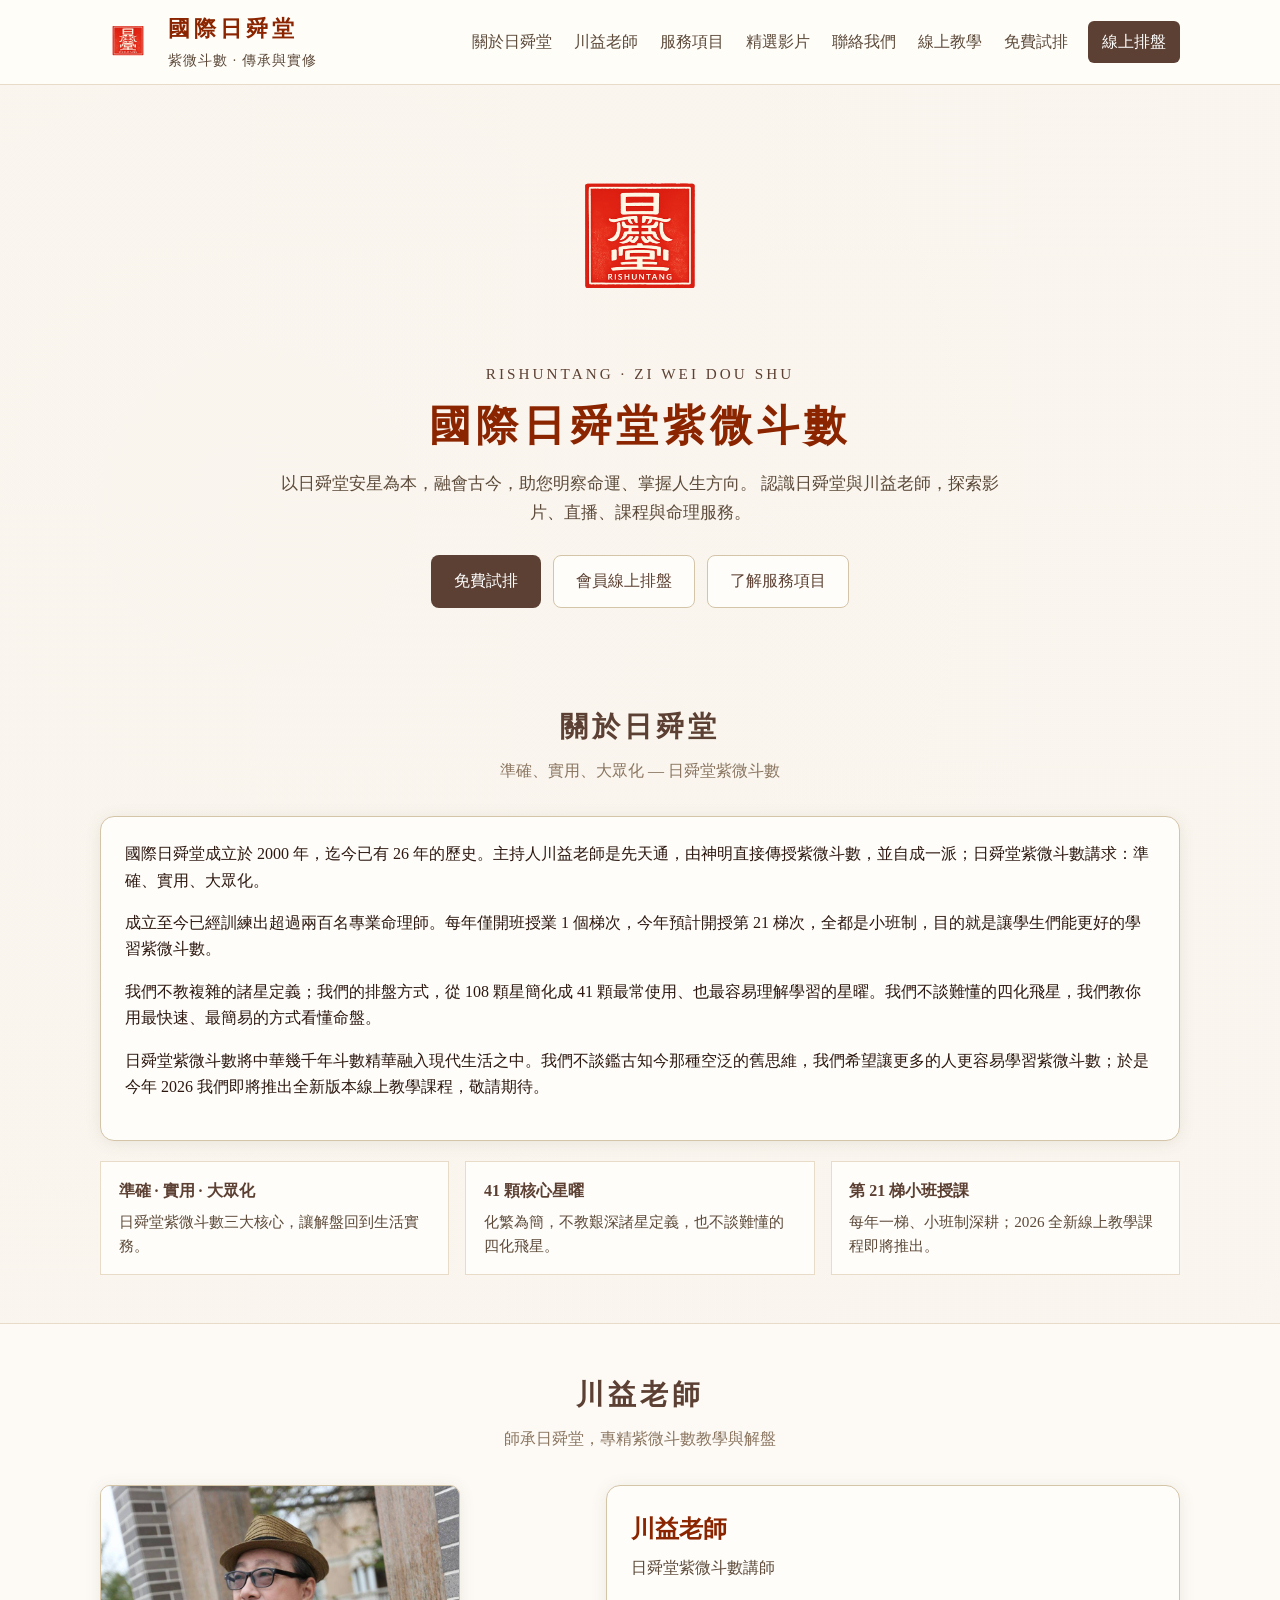
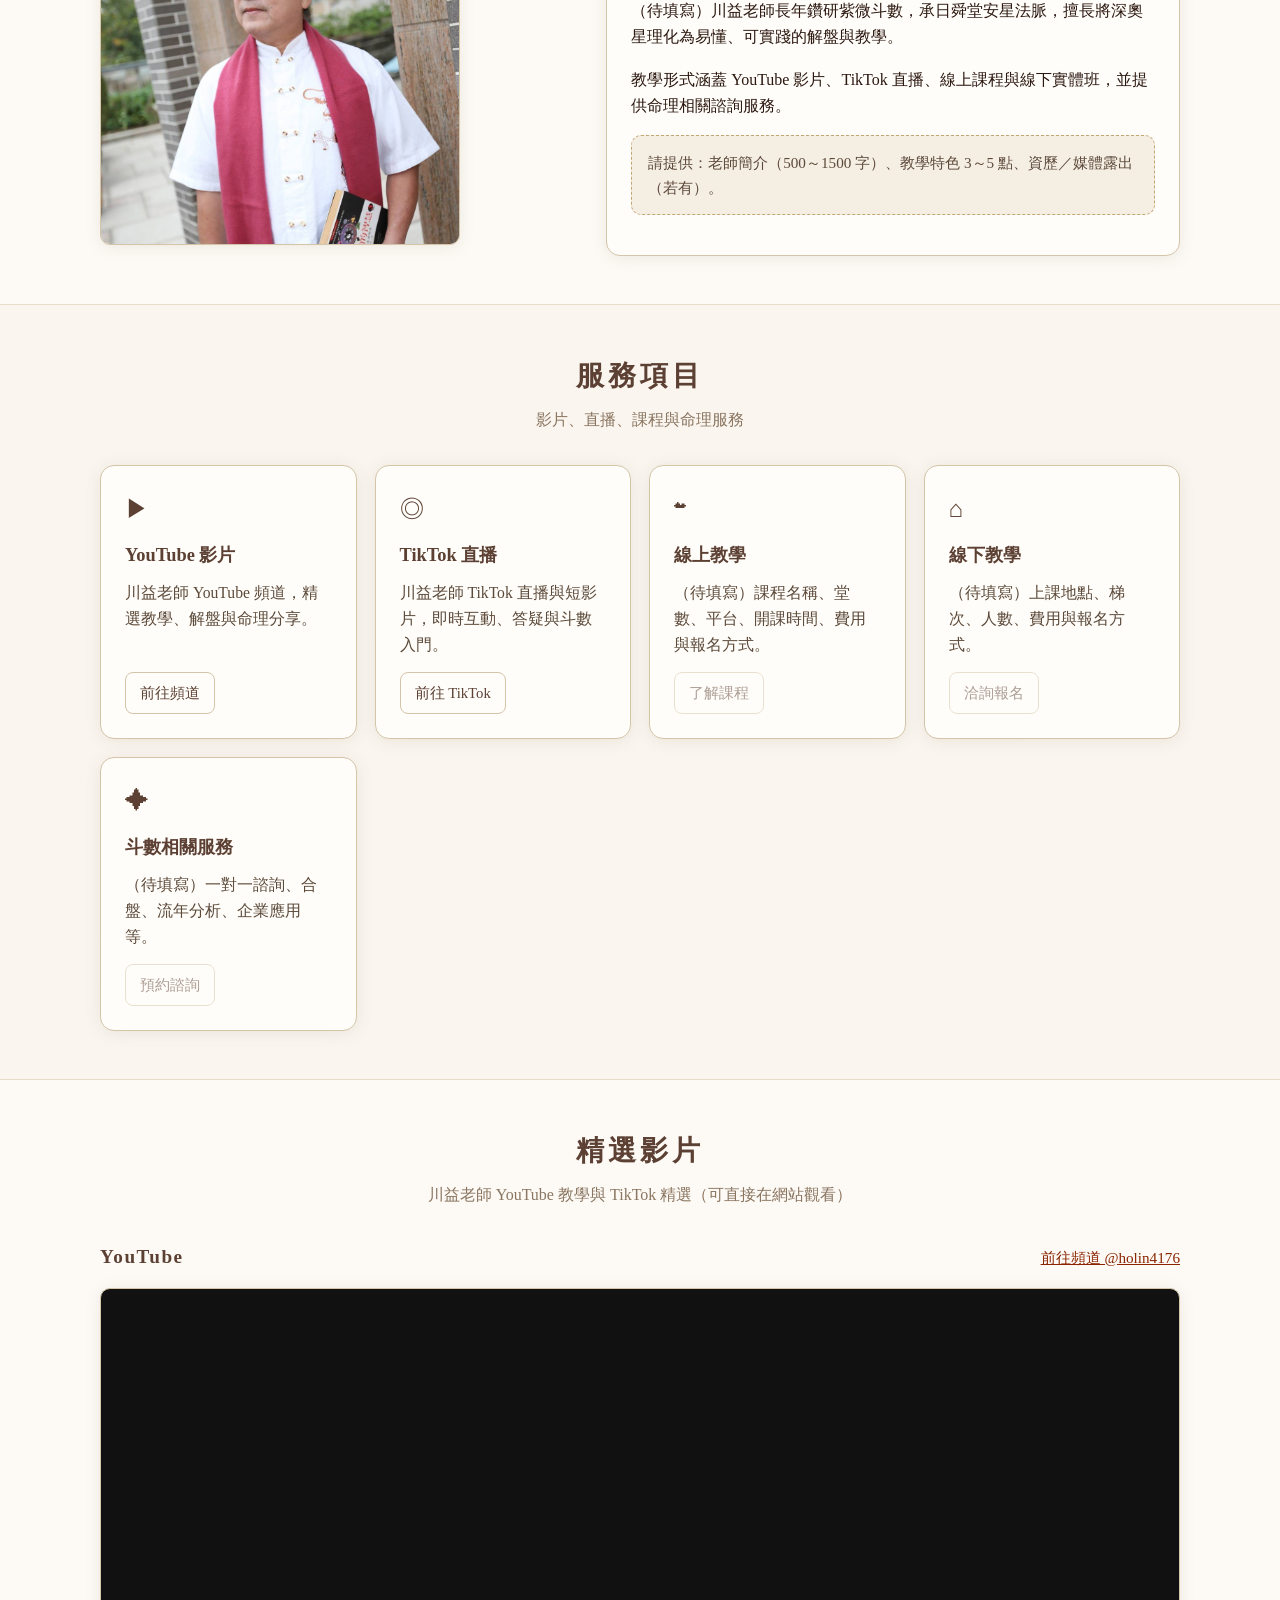
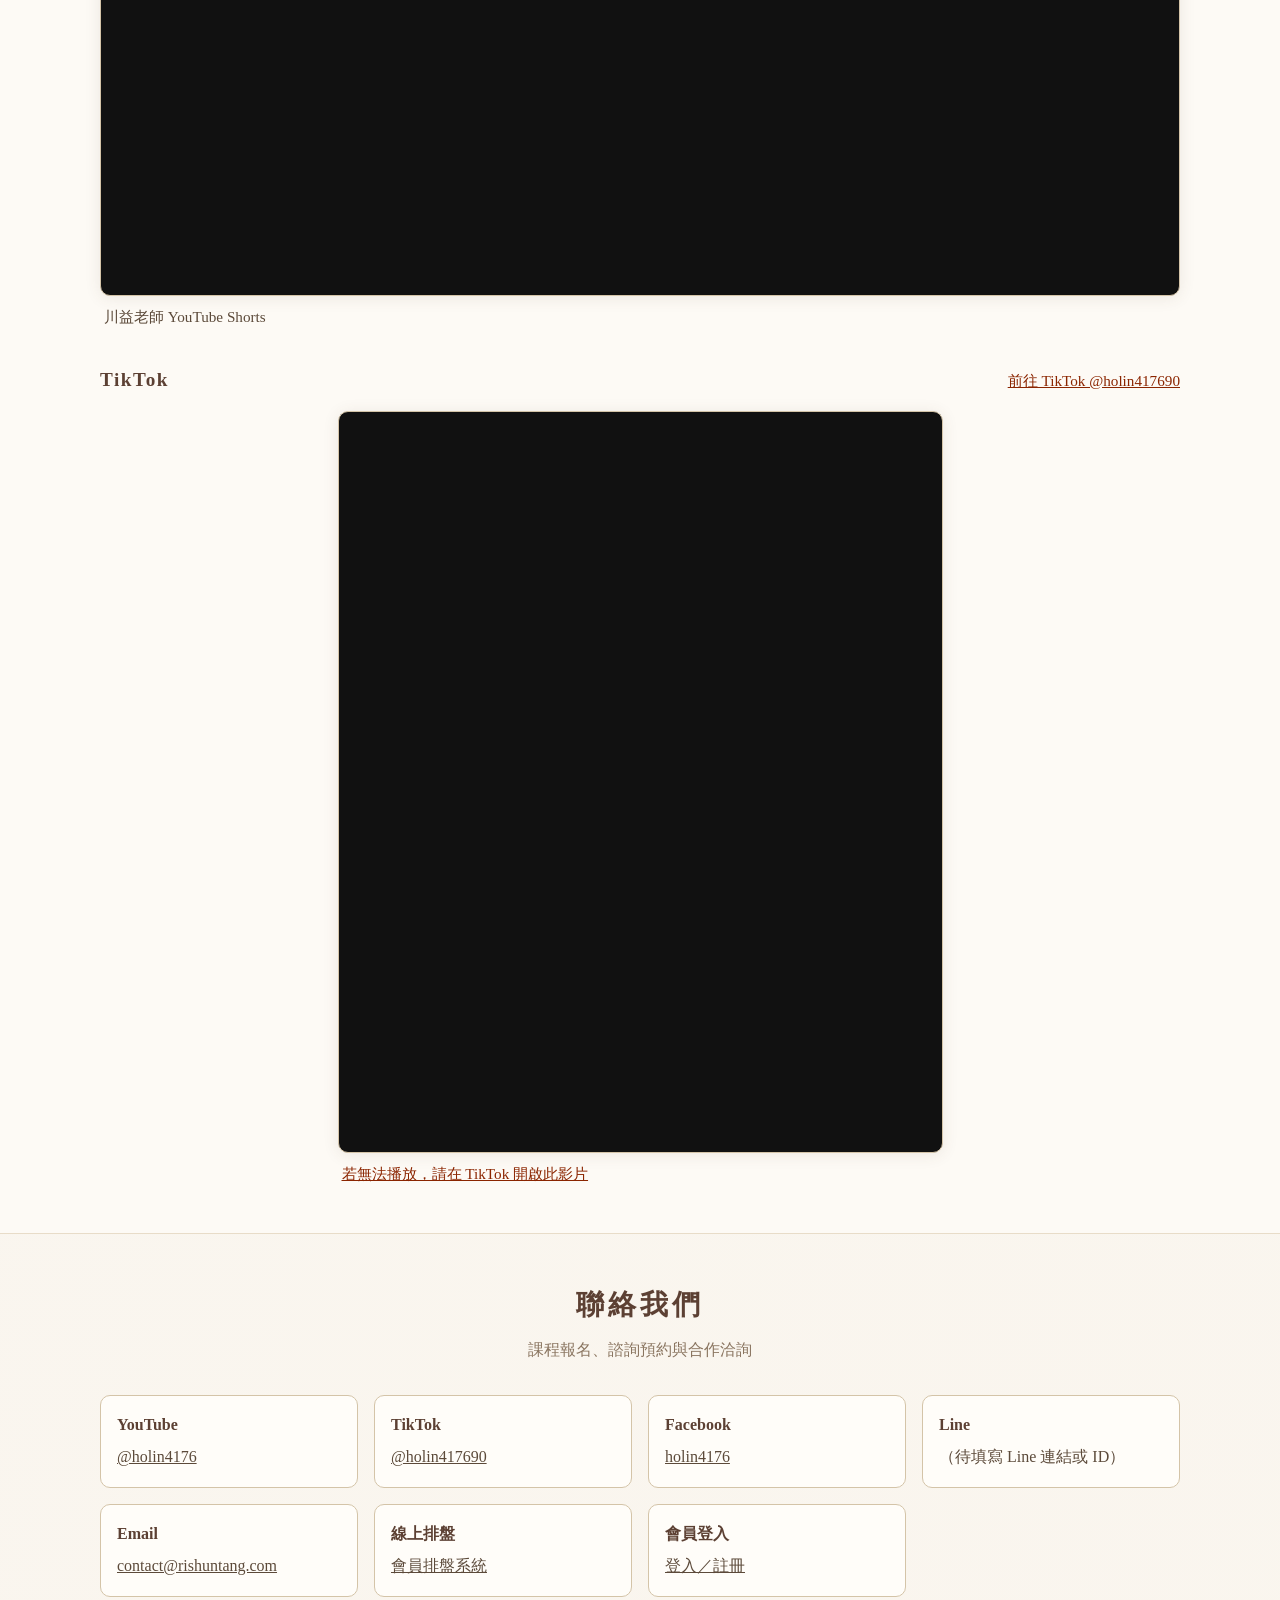
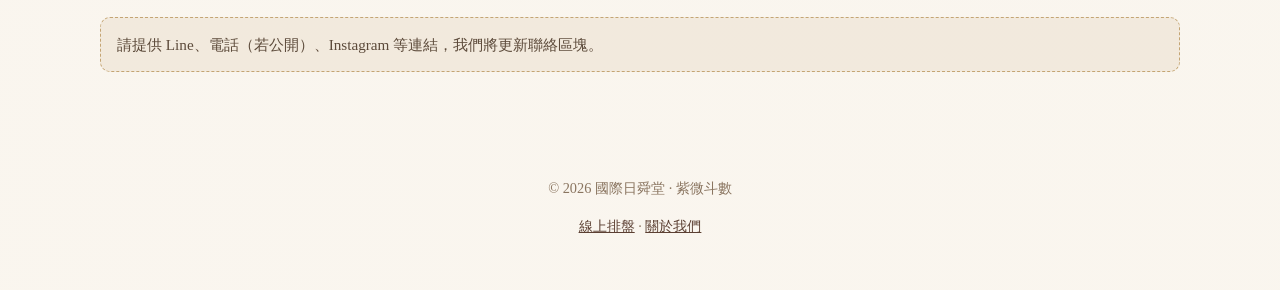
<file: index.html>
<!DOCTYPE html>
<html lang="zh-TW">
  <head>
    <meta charset="UTF-8" />
    <meta name="viewport" content="width=device-width, initial-scale=1.0" />
    <title>國際日舜堂｜紫微斗數</title>
    <meta
      name="description"
      content="國際日舜堂紫微斗數 — 認識日舜堂與川益老師，YouTube、TikTok 直播、線上線下教學與命理服務。"
    />
    <link rel="icon" href="./assets/logo.png?v=20260718b" type="image/png" />
    <link rel="stylesheet" href="./css/site.css" />
  </head>
  <body>
    <header class="site-header">
      <div class="container header-inner">
        <a class="brand-link" href="#top">
          <img
            class="site-logo site-logo--header"
            src="./assets/logo.png?v=20260718b"
            alt="日舜堂 RISHUNTANG"
            width="200"
            height="200"
            decoding="async"
          />
          <span class="brand-text">
            <span class="brand-name">國際日舜堂</span>
            <span class="brand-tag">紫微斗數 · 傳承與實修</span>
          </span>
        </a>
        <button type="button" class="nav-toggle" id="navToggle" aria-expanded="false" aria-controls="siteNav">
          選單
        </button>
        <nav class="site-nav" id="siteNav" aria-label="主要導覽">
          <a href="#about">關於日舜堂</a>
          <a href="#teacher">川益老師</a>
          <a href="#services">服務項目</a>
          <a href="#videos">精選影片</a>
          <a href="#contact">聯絡我們</a>
          <a data-href-key="courseHome" href="./course/index.html">線上教學</a>
          <a data-href-key="freeChart" href="./free-chart.html">免費試排</a>
          <a class="nav-cta" data-href-key="chartApp" href="https://rishuntang-ziwei.github.io/rishuntang-ziwei/chart.html">線上排盤</a>
        </nav>
      </div>
    </header>

    <main id="top">
      <section class="hero">
        <div class="container">
          <img
            class="site-logo site-logo--hero"
            src="./assets/logo.png?v=20260718b"
            alt="日舜堂 RISHUNTANG"
            width="200"
            height="200"
            decoding="async"
          />
          <p class="hero-kicker">RISHUNTANG · ZI WEI DOU SHU</p>
          <h1 class="hero-title">國際日舜堂紫微斗數</h1>
          <p class="hero-lead">
            以日舜堂安星為本，融會古今，助您明察命運、掌握人生方向。
            認識日舜堂與川益老師，探索影片、直播、課程與命理服務。
          </p>
          <div class="hero-actions">
            <a class="btn btn-primary" data-href-key="freeChart" href="./free-chart.html">免費試排</a>
            <a class="btn btn-secondary" data-href-key="chartApp" href="https://rishuntang-ziwei.github.io/rishuntang-ziwei/chart.html">會員線上排盤</a>
            <a class="btn btn-secondary" href="#services">了解服務項目</a>
          </div>
        </div>
      </section>

      <section class="section" id="about">
        <div class="container">
          <div class="section-head">
            <h2>關於日舜堂</h2>
            <p id="aboutSubtitle">準確、實用、大眾化 — 日舜堂紫微斗數</p>
          </div>
          <div class="card prose" id="aboutProse"></div>
          <ul class="about-highlights" id="aboutHighlights" aria-label="日舜堂特色"></ul>
        </div>
      </section>

      <section class="section section-alt" id="teacher">
        <div class="container">
          <div class="section-head">
            <h2>川益老師</h2>
            <p>師承日舜堂，專精紫微斗數教學與解盤</p>
          </div>
          <div class="two-col">
            <figure class="teacher-photo">
              <img
                src="./assets/teacher-chuanyi.png?v=20260718"
                alt="川益老師"
                width="1024"
                height="1024"
                decoding="async"
              />
            </figure>
            <div class="card">
              <h3 class="teacher-name">川益老師</h3>
              <p class="teacher-title">日舜堂紫微斗數講師</p>
              <div class="prose">
                <p>
                  （待填寫）川益老師長年鑽研紫微斗數，承日舜堂安星法脈，擅長將深奧星理化為易懂、可實踐的解盤與教學。
                </p>
                <p>
                  教學形式涵蓋 YouTube 影片、TikTok 直播、線上課程與線下實體班，並提供命理相關諮詢服務。
                </p>
                <p class="placeholder-note">
                  請提供：老師簡介（500～1500 字）、教學特色 3～5 點、資歷／媒體露出（若有）。
                </p>
              </div>
            </div>
          </div>
        </div>
      </section>

      <section class="section" id="services">
        <div class="container">
          <div class="section-head">
            <h2>服務項目</h2>
            <p>影片、直播、課程與命理服務</p>
          </div>
          <div class="service-grid">
            <article class="card service-card">
              <div class="service-icon" aria-hidden="true">▶</div>
              <h3>YouTube 影片</h3>
              <p>川益老師 YouTube 頻道，精選教學、解盤與命理分享。</p>
              <a class="btn btn-secondary" data-href-key="youtube" href="https://www.youtube.com/@holin4176">前往頻道</a>
            </article>
            <article class="card service-card">
              <div class="service-icon" aria-hidden="true">◎</div>
              <h3>TikTok 直播</h3>
              <p>川益老師 TikTok 直播與短影片，即時互動、答疑與斗數入門。</p>
              <a class="btn btn-secondary" data-href-key="tiktok" href="https://www.tiktok.com/@holin417690">前往 TikTok</a>
            </article>
            <article class="card service-card">
              <div class="service-icon" aria-hidden="true">☁</div>
              <h3>線上教學</h3>
              <p>（待填寫）課程名稱、堂數、平台、開課時間、費用與報名方式。</p>
              <a class="btn btn-secondary" data-href-key="line" href="#">了解課程</a>
            </article>
            <article class="card service-card">
              <div class="service-icon" aria-hidden="true">⌂</div>
              <h3>線下教學</h3>
              <p>（待填寫）上課地點、梯次、人數、費用與報名方式。</p>
              <a class="btn btn-secondary" data-href-key="line" href="#">洽詢報名</a>
            </article>
            <article class="card service-card">
              <div class="service-icon" aria-hidden="true">✦</div>
              <h3>斗數相關服務</h3>
              <p>（待填寫）一對一諮詢、合盤、流年分析、企業應用等。</p>
              <a class="btn btn-secondary" data-href-key="line" href="#">預約諮詢</a>
            </article>
          </div>
        </div>
      </section>

      <section class="section section-alt" id="videos">
        <div class="container">
          <div class="section-head">
            <h2>精選影片</h2>
            <p>川益老師 YouTube 教學與 TikTok 精選（可直接在網站觀看）</p>
          </div>
          <div class="video-block">
            <div class="video-block-head">
              <h3>YouTube</h3>
              <a data-href-key="youtube" href="https://www.youtube.com/@holin4176">前往頻道 @holin4176</a>
            </div>
            <div class="video-grid" id="youtubeEmbeds" aria-live="polite"></div>
          </div>
          <div class="video-block">
            <div class="video-block-head">
              <h3>TikTok</h3>
              <a data-href-key="tiktok" href="https://www.tiktok.com/@holin417690">前往 TikTok @holin417690</a>
            </div>
            <div class="tiktok-grid" id="tiktokEmbeds" aria-live="polite"></div>
          </div>
        </div>
      </section>

      <section class="section" id="contact">
        <div class="container">
          <div class="section-head">
            <h2>聯絡我們</h2>
            <p>課程報名、諮詢預約與合作洽詢</p>
          </div>
          <div class="contact-grid">
            <div class="contact-item">
              <strong>YouTube</strong>
              <a data-href-key="youtube" href="https://www.youtube.com/@holin4176">@holin4176</a>
            </div>
            <div class="contact-item">
              <strong>TikTok</strong>
              <a data-href-key="tiktok" href="https://www.tiktok.com/@holin417690">@holin417690</a>
            </div>
            <div class="contact-item">
              <strong>Facebook</strong>
              <a data-href-key="facebook" href="https://www.facebook.com/holin4176">holin4176</a>
            </div>
            <div class="contact-item">
              <strong>Line</strong>
              <a data-href-key="line" href="#">（待填寫 Line 連結或 ID）</a>
            </div>
            <div class="contact-item">
              <strong>Email</strong>
              <a data-href-key="email" href="mailto:contact@rishuntang.com">contact@rishuntang.com</a>
            </div>
            <div class="contact-item">
              <strong>線上排盤</strong>
              <a data-href-key="chartApp" href="https://rishuntang-ziwei.github.io/rishuntang-ziwei/chart.html">會員排盤系統</a>
            </div>
            <div class="contact-item">
              <strong>會員登入</strong>
              <a data-href-key="memberLogin" href="https://rishuntang-ziwei.github.io/rishuntang-ziwei/index.html">登入／註冊</a>
            </div>
          </div>
          <p class="placeholder-note">
            請提供 Line、電話（若公開）、Instagram 等連結，我們將更新聯絡區塊。
          </p>
        </div>
      </section>
    </main>

    <footer class="site-footer">
      <div class="container">
        <p>© <span id="footerYear">2026</span> 國際日舜堂 · 紫微斗數</p>
        <p>
          <a data-href-key="chartApp" href="https://rishuntang-ziwei.github.io/rishuntang-ziwei/chart.html">線上排盤</a>
          ·
          <a href="#about">關於我們</a>
        </p>
      </div>
    </footer>

    <script src="./js/site-config.js"></script>
    <script src="./js/site.js"></script>
  </body>
</html>
</file>
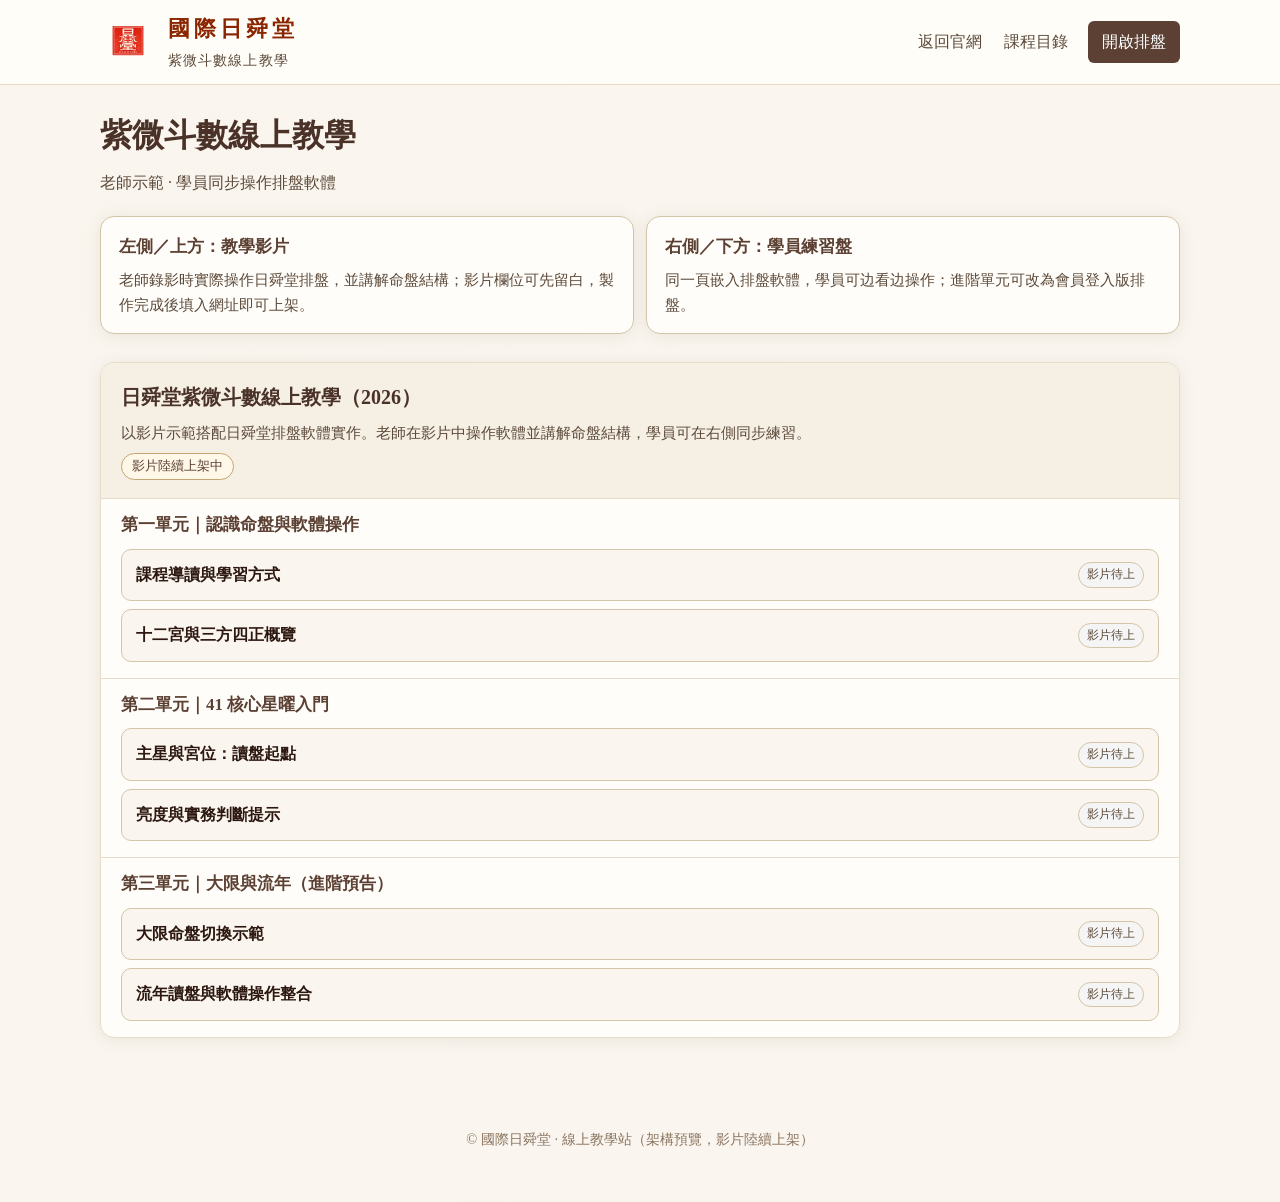
<file: course/index.html>
<!DOCTYPE html>
<html lang="zh-TW">
  <head>
    <meta charset="UTF-8" />
    <meta name="viewport" content="width=device-width, initial-scale=1.0" />
    <title>紫微斗數線上教學｜國際日舜堂</title>
    <meta
      name="description"
      content="日舜堂紫微斗數線上教學 — 老師影片示範搭配排盤軟體，學員同步操作練習。"
    />
    <link rel="icon" href="../assets/logo.png?v=20260718b" type="image/png" />
    <link rel="stylesheet" href="./css/course.css?v=20261028" />
  </head>
  <body>
    <header class="site-header course-header">
      <div class="container header-inner">
        <a class="brand-link" href="./index.html">
          <img
            class="site-logo site-logo--header"
            src="../assets/logo.png?v=20260718b"
            alt="日舜堂 RISHUNTANG"
            width="200"
            height="200"
            decoding="async"
          />
          <span class="brand-text">
            <span class="brand-name">國際日舜堂</span>
            <span class="brand-tag">紫微斗數線上教學</span>
          </span>
        </a>
        <nav class="site-nav" aria-label="教學站導覽">
          <a href="../index.html">返回官網</a>
          <a href="./index.html" aria-current="page">課程目錄</a>
          <a class="nav-cta" href="https://rishuntang-ziwei.github.io/rishuntang-ziwei/chart.html?guest=1" target="_blank" rel="noopener noreferrer">開啟排盤</a>
        </nav>
      </div>
    </header>

    <main class="course-main">
      <div class="container">
        <section class="course-hero">
          <h1 id="coursePageTitle">紫微斗數線上教學</h1>
          <p class="course-hero-lead" id="coursePageLead">老師示範 · 學員同步操作排盤軟體</p>
          <div class="course-mode-card">
            <div class="card">
              <h3>左側／上方：教學影片</h3>
              <p>老師錄影時實際操作日舜堂排盤，並講解命盤結構；影片欄位可先留白，製作完成後填入網址即可上架。</p>
            </div>
            <div class="card">
              <h3>右側／下方：學員練習盤</h3>
              <p>同一頁嵌入排盤軟體，學員可边看边操作；進階單元可改為會員登入版排盤。</p>
            </div>
          </div>
        </section>

        <div id="courseCatalog" class="course-catalog" aria-live="polite"></div>
      </div>
    </main>

    <footer class="site-footer">
      <div class="container">
        <p>© 國際日舜堂 · 線上教學站（架構預覽，影片陸續上架）</p>
      </div>
    </footer>

    <script src="./course-config.js?v=20261028"></script>
    <script src="./js/course-common.js?v=20261028"></script>
    <script src="./js/course-index.js?v=20261028"></script>
  </body>
</html>
</file>
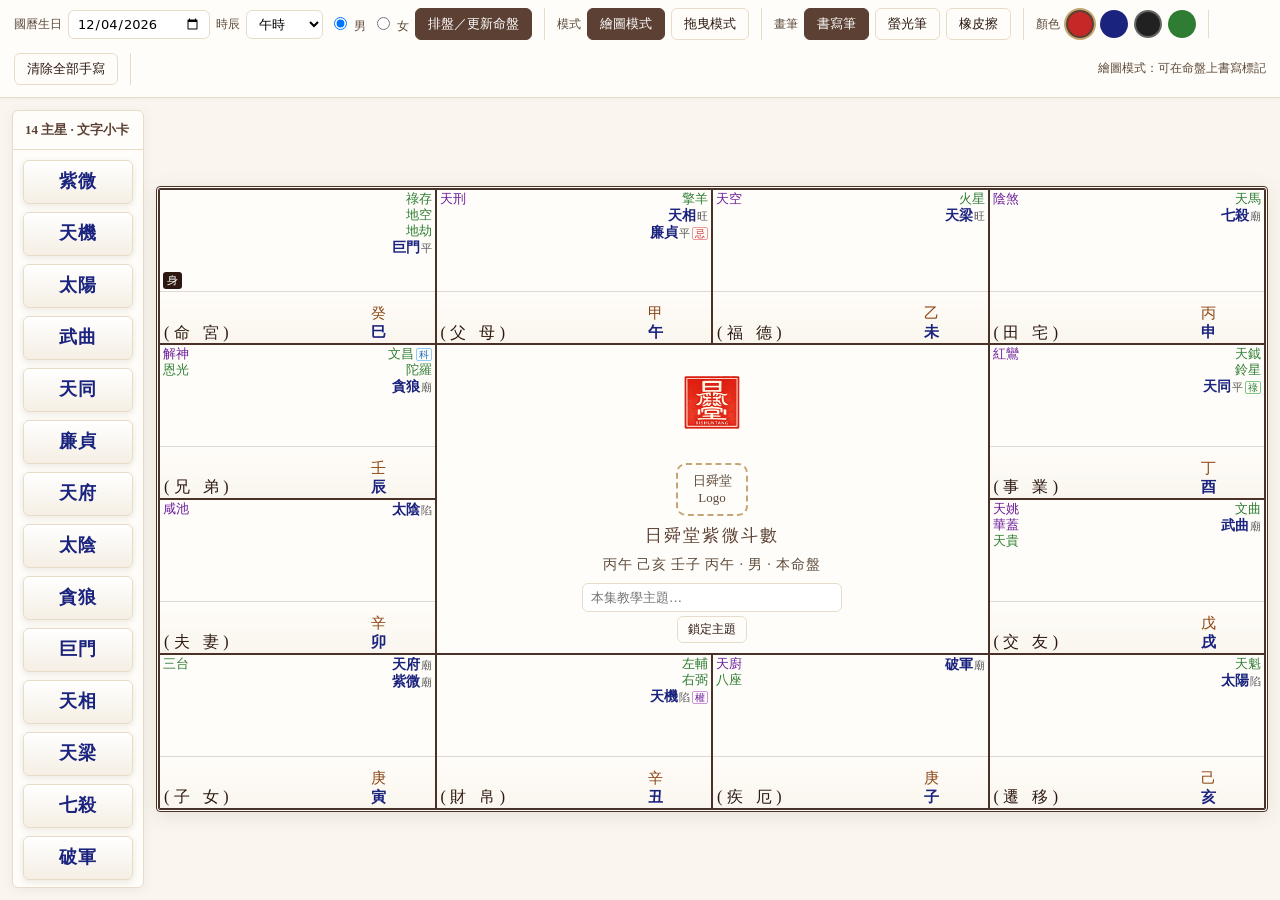
<file: whiteboard/index.html>
<!DOCTYPE html>
<html lang="zh-TW">
  <head>
    <meta charset="UTF-8" />
    <meta name="viewport" content="width=device-width, initial-scale=1.0" />
    <title>紫微斗數教學電子白板｜日舜堂</title>
    <meta name="robots" content="noindex" />
    <link rel="stylesheet" href="./whiteboard.css?v=20261019b" />
  </head>
  <body>
    <header class="wb-toolbar" aria-label="白板工具列">
      <div class="wb-toolbar-group wb-birth-group" role="group" aria-label="本命資料">
        <label for="birthSolar">國曆生日</label>
        <input type="date" id="birthSolar" />
        <label for="birthTime">時辰</label>
        <select id="birthTime" aria-label="出生時辰">
          <option value="0">早子時</option>
          <option value="1">丑時</option>
          <option value="2">寅時</option>
          <option value="3">卯時</option>
          <option value="4">辰時</option>
          <option value="5">巳時</option>
          <option value="6" selected>午時</option>
          <option value="7">未時</option>
          <option value="8">申時</option>
          <option value="9">酉時</option>
          <option value="10">戌時</option>
          <option value="11">亥時</option>
          <option value="12">晚子時</option>
        </select>
        <label><input type="radio" name="wbGender" value="男" checked /> 男</label>
        <label><input type="radio" name="wbGender" value="女" /> 女</label>
        <button type="button" class="wb-btn wb-btn--primary" id="applyBirthBtn">排盤／更新命盤</button>
      </div>
      <div class="wb-toolbar-group" role="group" aria-label="互動模式">
        <label>模式</label>
        <button type="button" class="wb-btn is-active" id="modeDrawBtn">繪圖模式</button>
        <button type="button" class="wb-btn" id="modeDragBtn">拖曳模式</button>
      </div>
      <div class="wb-toolbar-group" role="group" aria-label="畫筆">
        <label>畫筆</label>
        <button type="button" class="wb-btn is-active" id="toolPenBtn">書寫筆</button>
        <button type="button" class="wb-btn" id="toolHighlighterBtn">螢光筆</button>
        <button type="button" class="wb-btn" id="toolEraserBtn">橡皮擦</button>
      </div>
      <div class="wb-toolbar-group" role="group" aria-label="顏色">
        <label>顏色</label>
        <button type="button" class="wb-color is-active" data-color="#c62828" style="background:#c62828" title="紅" aria-label="紅色"></button>
        <button type="button" class="wb-color" data-color="#1a237e" style="background:#1a237e" title="藍" aria-label="藍色"></button>
        <button type="button" class="wb-color" data-color="#212121" style="background:#212121;border-color:#666" title="黑" aria-label="黑色"></button>
        <button type="button" class="wb-color" data-color="#2e7d32" style="background:#2e7d32" title="綠" aria-label="綠色"></button>
      </div>
      <div class="wb-toolbar-group">
        <button type="button" class="wb-btn wb-btn--danger" id="clearCanvasBtn">清除全部手寫</button>
      </div>
      <p class="wb-mode-hint" id="modeHint">繪圖模式：可在命盤上書寫標記</p>
    </header>

    <div class="wb-main">
      <aside class="wb-deck" aria-label="主星卡牌區">
        <div class="wb-deck-head">14 主星 · 文字小卡</div>
        <div class="wb-deck-scroll" id="starDeck"></div>
      </aside>

      <div class="wb-stage-wrap">
        <div class="wb-stage" id="chartStage">
          <div class="wb-chart" id="chartGrid"></div>
          <canvas class="wb-canvas" id="drawCanvas" aria-label="手寫繪圖層"></canvas>
        </div>
      </div>
    </div>

    <script src="./vendor/lunar.min.js"></script>
    <script src="./vendor/iztro.min.js"></script>
    <script src="./vendor/rishuntang-brightness.js"></script>
    <script src="./whiteboard.js?v=20261019b"></script>
  </body>
</html>
</file>
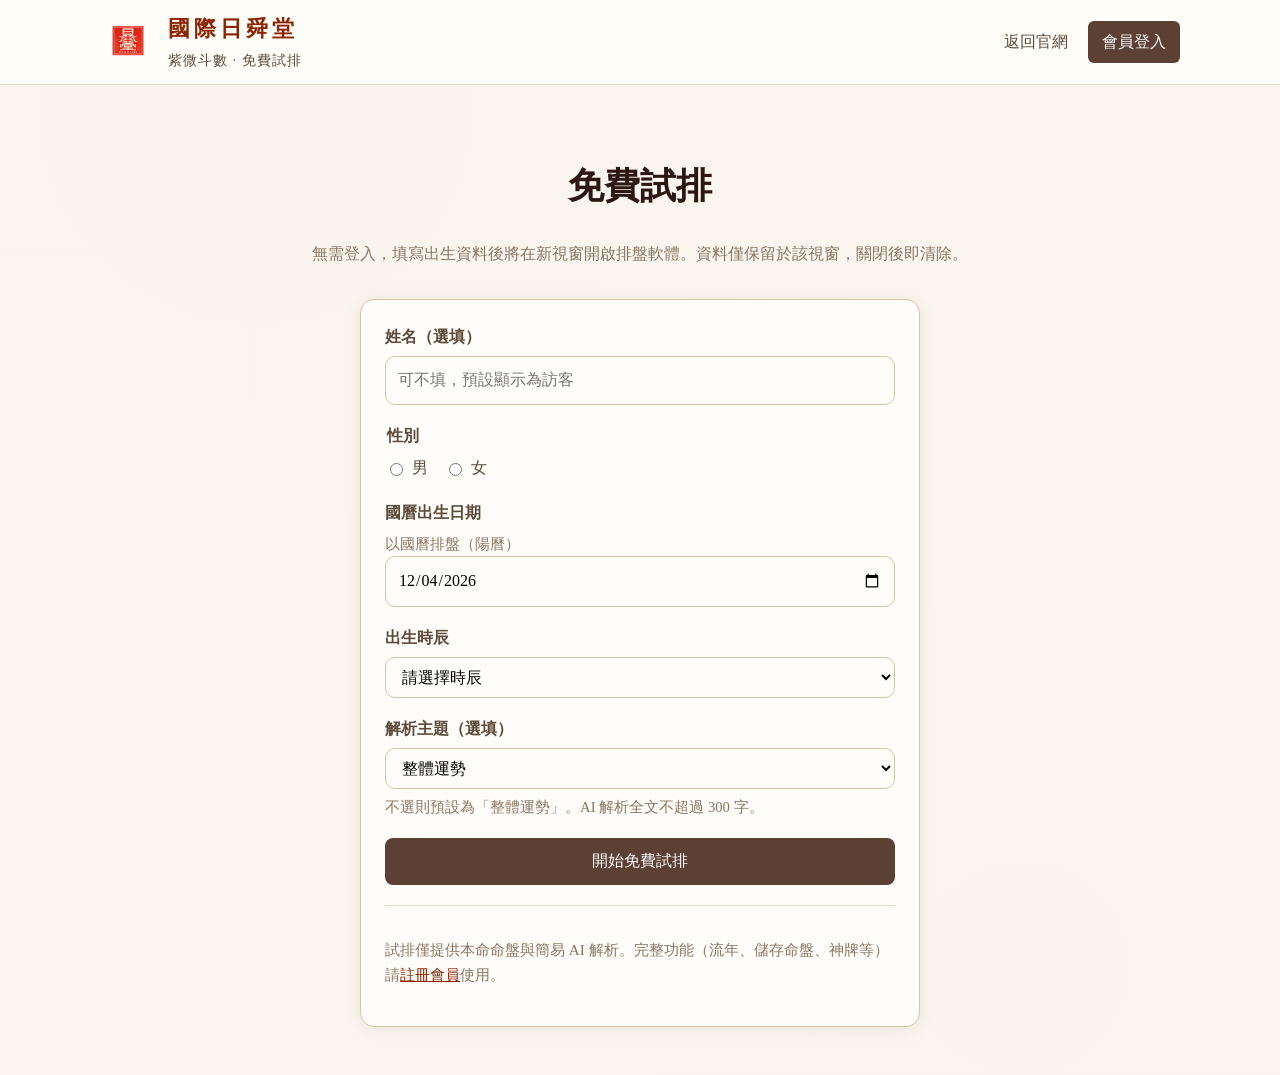
<file: free-chart.html>
<!DOCTYPE html>
<html lang="zh-TW">
  <head>
    <meta charset="UTF-8" />
    <meta name="viewport" content="width=device-width, initial-scale=1.0" />
    <title>免費試排｜國際日舜堂紫微斗數</title>
    <meta
      name="description"
      content="免費試排紫微斗數命盤，無需登入。填寫出生資料即可開啟排盤，並可選擇整體、戀愛或事業運勢進行 AI 簡易解析。"
    />
    <link rel="icon" href="./assets/logo.png?v=20260718b" type="image/png" />
    <link rel="stylesheet" href="./css/site.css" />
  </head>
  <body>
    <header class="site-header">
      <div class="container header-inner">
        <a class="brand-link" href="./index.html">
          <img
            class="site-logo site-logo--header"
            src="./assets/logo.png?v=20260718b"
            alt="日舜堂 RISHUNTANG"
            width="200"
            height="200"
            decoding="async"
          />
          <span class="brand-text">
            <span class="brand-name">國際日舜堂</span>
            <span class="brand-tag">紫微斗數 · 免費試排</span>
          </span>
        </a>
        <nav class="site-nav is-open" aria-label="主要導覽">
          <a href="./index.html">返回官網</a>
          <a class="nav-cta" data-href-key="memberLogin" href="https://rishuntang-ziwei.github.io/rishuntang-ziwei/index.html">會員登入</a>
        </nav>
      </div>
    </header>

    <main class="section free-chart-page">
      <div class="container">
        <div class="section-head">
          <h1>免費試排</h1>
          <p>無需登入，填寫出生資料後將在新視窗開啟排盤軟體。資料僅保留於該視窗，關閉後即清除。</p>
        </div>

        <div class="card free-chart-card">
          <form id="freeChartForm" class="free-chart-form" autocomplete="off">
            <div class="form-row">
              <label for="name">姓名（選填）</label>
              <input id="name" type="text" placeholder="可不填，預設顯示為訪客" autocomplete="off" />
            </div>

            <fieldset class="form-row">
              <legend>性別</legend>
              <div class="inline-options">
                <label><input type="radio" name="gender" value="男" required /> 男</label>
                <label><input type="radio" name="gender" value="女" /> 女</label>
              </div>
            </fieldset>

            <div class="form-row">
              <label for="solarDate">國曆出生日期</label>
              <p class="form-note">以國曆排盤（陽曆）</p>
              <input id="solarDate" type="date" required />
            </div>

            <div class="form-row">
              <label for="time">出生時辰</label>
              <select id="time" required>
                <option value="" selected>請選擇時辰</option>
                <option value="0">早子時 (00:00-01:00)</option>
                <option value="1">丑時 (01:00-03:00)</option>
                <option value="2">寅時 (03:00-05:00)</option>
                <option value="3">卯時 (05:00-07:00)</option>
                <option value="4">辰時 (07:00-09:00)</option>
                <option value="5">巳時 (09:00-11:00)</option>
                <option value="6">午時 (11:00-13:00)</option>
                <option value="7">未時 (13:00-15:00)</option>
                <option value="8">申時 (15:00-17:00)</option>
                <option value="9">酉時 (17:00-19:00)</option>
                <option value="10">戌時 (19:00-21:00)</option>
                <option value="11">亥時 (21:00-23:00)</option>
                <option value="12">晚子時 (23:00-00:00)</option>
              </select>
            </div>

            <div class="form-row">
              <label for="topic">解析主題（選填）</label>
              <select id="topic">
                <option value="overall" selected>整體運勢</option>
                <option value="love">戀愛運勢</option>
                <option value="career">事業運勢</option>
              </select>
              <p class="form-note">不選則預設為「整體運勢」。AI 解析全文不超過 300 字。</p>
            </div>

            <p id="freeChartError" class="form-error" hidden></p>

            <button type="submit" class="btn btn-primary btn-block">開始免費試排</button>
          </form>

          <div class="free-chart-footnote">
            <p>試排僅提供本命命盤與簡易 AI 解析。完整功能（流年、儲存命盤、神牌等）請<a data-href-key="memberLogin" href="https://rishuntang-ziwei.github.io/rishuntang-ziwei/index.html">註冊會員</a>使用。</p>
          </div>
        </div>
      </div>
    </main>

    <script src="./js/site-config.js"></script>
    <script src="./js/site.js"></script>
    <script src="./js/free-chart.js"></script>
  </body>
</html>
</file>
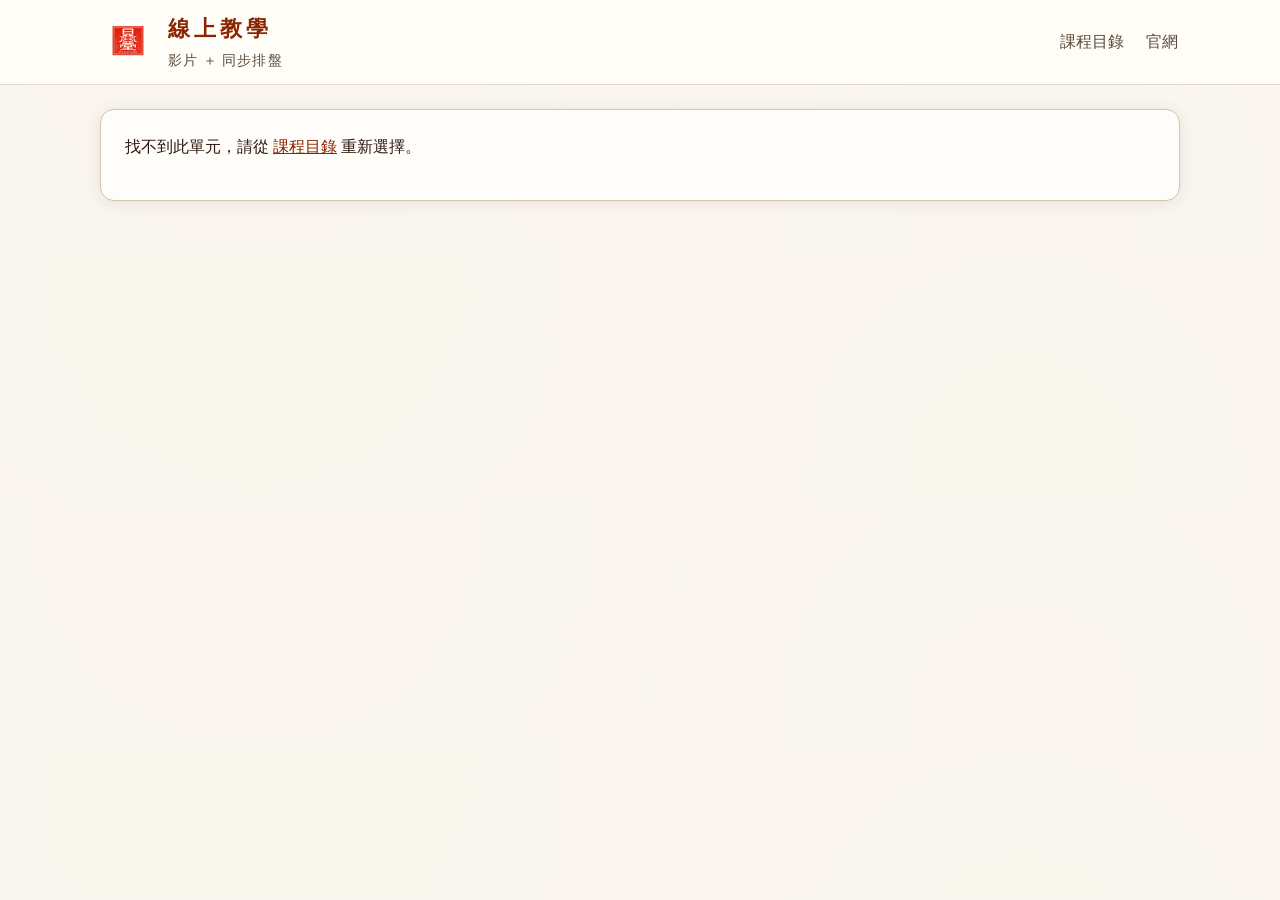
<file: course/lesson.html>
<!DOCTYPE html>
<html lang="zh-TW">
  <head>
    <meta charset="UTF-8" />
    <meta name="viewport" content="width=device-width, initial-scale=1.0" />
    <title>單元｜國際日舜堂線上教學</title>
    <meta name="description" content="日舜堂紫微斗數線上教學單元 — 影片示範與排盤同步練習。" />
    <link rel="icon" href="../assets/logo.png?v=20260718b" type="image/png" />
    <link rel="stylesheet" href="./css/course.css?v=20261028" />
  </head>
  <body>
    <header class="site-header course-header">
      <div class="container header-inner">
        <a class="brand-link" href="./index.html">
          <img
            class="site-logo site-logo--header"
            src="../assets/logo.png?v=20260718b"
            alt="日舜堂"
            width="200"
            height="200"
            decoding="async"
          />
          <span class="brand-text">
            <span class="brand-name">線上教學</span>
            <span class="brand-tag">影片 ＋ 同步排盤</span>
          </span>
        </a>
        <nav class="site-nav" aria-label="單元頁導覽">
          <a href="./index.html">課程目錄</a>
          <a href="../index.html">官網</a>
        </nav>
      </div>
    </header>

    <main class="course-main">
      <div class="container">
        <div id="lessonError" class="card prose" hidden>
          <p>找不到此單元，請從 <a href="./index.html">課程目錄</a> 重新選擇。</p>
        </div>

        <div class="lesson-mobile-tabs" aria-label="手機版切換">
          <button type="button" class="is-active" data-panel="video">教學影片</button>
          <button type="button" data-panel="chart">同步排盤</button>
        </div>

        <div id="lessonLayout" class="lesson-layout" data-mobile-panel="video">
          <div class="lesson-sidebar">
            <section class="lesson-video-panel" aria-labelledby="lessonVideoTitle">
              <div class="lesson-panel-head">
                <h2 id="lessonVideoTitle">載入中…</h2>
              </div>
              <div class="lesson-video-body" id="lessonVideoBody"></div>
              <div class="lesson-meta" id="lessonMeta"></div>
              <nav class="lesson-nav-drawer" id="lessonNavList" aria-label="本課程單元列表"></nav>
            </section>
          </div>

          <section class="lesson-chart-panel" aria-label="學員排盤練習">
            <div class="lesson-panel-head">
              <h2>學員練習 · 日舜堂排盤</h2>
            </div>
            <div class="lesson-chart-toolbar">
              <a class="btn btn-secondary" id="lessonChartOpenTab" href="#">新分頁開啟排盤</a>
              <a class="btn btn-secondary" id="lessonChartLogin" href="#">會員登入</a>
            </div>
            <div class="lesson-chart-frame-wrap">
              <iframe
                id="lessonChartFrame"
                class="lesson-chart-frame"
                title="日舜堂紫微斗數排盤"
                loading="lazy"
                referrerpolicy="no-referrer-when-downgrade"
              ></iframe>
            </div>
          </section>
        </div>
      </div>
    </main>

    <script src="./course-config.js?v=20261028"></script>
    <script src="./js/course-common.js?v=20261028"></script>
    <script src="./js/course-lesson.js?v=20261028"></script>
  </body>
</html>
</file>
<file: css/site.css>
:root {
  --paper-bg: #faf6ef;
  --paper-surface: #fffdf9;
  --paper-muted: #f5efe4;
  --ink: #2c1810;
  --ink-muted: #5c4a3a;
  --ink-light: #8a7560;
  --brand-brown: #5c4033;
  --brand-brown-dark: #4a3228;
  --brand-red: #8b2500;
  --brand-gold: #c4a574;
  --brand-gold-light: #e8dcc8;
  --border: #d4c4a8;
  --radius-md: 10px;
  --radius-lg: 14px;
  --shadow-card: 0 2px 16px rgba(92, 64, 51, 0.1);
  --font-body: 'DFKai-SB', 'BiauKai', '標楷體', 'KaiTi', '楷体', serif;
  --max-width: 1080px;
}

* {
  box-sizing: border-box;
}

.hidden,
[hidden] {
  display: none !important;
}

html {
  scroll-behavior: smooth;
}

body {
  margin: 0;
  font-family: var(--font-body);
  color: var(--ink);
  background:
    linear-gradient(rgba(250, 246, 239, 0.94), rgba(250, 246, 239, 0.94)),
    radial-gradient(circle at 20% 10%, rgba(196, 165, 116, 0.15), transparent 45%),
    radial-gradient(circle at 80% 90%, rgba(139, 37, 0, 0.06), transparent 40%),
    var(--paper-bg);
  line-height: 1.65;
}

a {
  color: var(--brand-red);
}

img {
  max-width: 100%;
  height: auto;
}

.container {
  width: min(100% - 32px, var(--max-width));
  margin: 0 auto;
}

.site-header {
  position: sticky;
  top: 0;
  z-index: 100;
  background: rgba(255, 253, 249, 0.92);
  backdrop-filter: blur(8px);
  border-bottom: 1px solid var(--brand-gold-light);
}

.header-inner {
  display: flex;
  align-items: center;
  justify-content: space-between;
  gap: 16px;
  padding: 12px 0;
}

.brand-link {
  display: flex;
  align-items: center;
  gap: 12px;
  text-decoration: none;
  color: inherit;
}

.brand-text {
  min-width: 0;
}

.site-logo {
  flex-shrink: 0;
  display: block;
  width: auto;
  height: auto;
  object-fit: contain;
  border-radius: 6px;
  opacity: 0;
  animation: logoFadeIn 1.2s ease forwards;
  transition: transform 0.25s ease, filter 0.25s ease;
}

.site-logo--header {
  width: 56px;
  height: 56px;
}

.site-logo--hero {
  width: min(40vw, 200px);
  height: min(40vw, 200px);
  margin: 0 auto 20px;
}

.site-logo:hover {
  transform: translateY(-2px);
  filter: brightness(1.04);
}

@keyframes logoFadeIn {
  to {
    opacity: 1;
  }
}

@media (prefers-reduced-motion: reduce) {
  .site-logo {
    animation: logoFadeIn 0.4s ease forwards;
  }

  .site-logo:hover {
    transform: none;
  }
}

.brand-name {
  display: block;
  font-size: 1.35rem;
  font-weight: 700;
  color: var(--brand-red);
  letter-spacing: 0.18em;
}

.brand-tag {
  display: block;
  margin-top: 2px;
  font-size: 0.85rem;
  color: var(--ink-muted);
  letter-spacing: 0.08em;
}

.site-nav {
  display: flex;
  align-items: center;
  gap: 6px 18px;
  flex-wrap: wrap;
  justify-content: flex-end;
}

.site-nav a {
  text-decoration: none;
  color: var(--ink-muted);
  font-size: 0.98rem;
  padding: 6px 2px;
}

.site-nav a:hover {
  color: var(--brand-red);
}

.nav-cta {
  padding: 8px 14px !important;
  border-radius: 6px;
  background: var(--brand-brown);
  color: #fff !important;
}

.nav-cta:hover {
  background: var(--brand-brown-dark);
  color: #fff !important;
}

.nav-toggle {
  display: none;
  border: 1px solid var(--border);
  background: var(--paper-surface);
  border-radius: 6px;
  padding: 8px 12px;
  font-family: inherit;
  cursor: pointer;
}

.hero {
  padding: 56px 0 48px;
  text-align: center;
}

.hero-kicker {
  margin: 0 0 12px;
  color: var(--brand-brown);
  letter-spacing: 0.2em;
  font-size: 0.95rem;
}

.hero-title {
  margin: 0 0 16px;
  font-size: clamp(1.8rem, 4vw, 2.6rem);
  color: var(--brand-red);
  letter-spacing: 0.12em;
  line-height: 1.35;
}

.hero-lead {
  margin: 0 auto 28px;
  max-width: 42em;
  font-size: 1.08rem;
  color: var(--ink-muted);
}

.hero-actions {
  display: flex;
  gap: 12px;
  justify-content: center;
  flex-wrap: wrap;
}

.btn {
  display: inline-flex;
  align-items: center;
  justify-content: center;
  padding: 12px 22px;
  border-radius: 8px;
  text-decoration: none;
  font-family: inherit;
  font-size: 1rem;
  border: 1px solid transparent;
  cursor: pointer;
}

.btn-primary {
  background: var(--brand-brown);
  color: #fff;
}

.btn-primary:hover {
  background: var(--brand-brown-dark);
}

.btn-secondary {
  background: var(--paper-surface);
  color: var(--brand-brown);
  border-color: var(--border);
}

.btn-secondary:hover {
  border-color: var(--brand-gold);
}

.section {
  padding: 48px 0;
}

.section-alt {
  background: rgba(255, 253, 249, 0.72);
  border-block: 1px solid var(--brand-gold-light);
}

.section-head {
  text-align: center;
  margin-bottom: 32px;
}

.section-head h2 {
  margin: 0 0 8px;
  font-size: 1.75rem;
  color: var(--brand-brown);
  letter-spacing: 0.14em;
}

.section-head p {
  margin: 0;
  color: var(--ink-light);
}

.two-col {
  display: grid;
  grid-template-columns: 1fr 1.2fr;
  gap: 28px;
  align-items: start;
}

.card {
  background: var(--paper-surface);
  border: 1px solid var(--border);
  border-radius: var(--radius-lg);
  box-shadow: var(--shadow-card);
  padding: 24px;
}

.teacher-photo {
  margin: 0;
  aspect-ratio: 1 / 1;
  max-width: 360px;
  border-radius: var(--radius-md);
  overflow: hidden;
  border: 1px solid var(--border);
  box-shadow: var(--shadow-card);
  background: var(--paper-muted);
}

.teacher-photo img {
  display: block;
  width: 100%;
  height: 100%;
  object-fit: cover;
  object-position: center 15%;
}

.teacher-name {
  margin: 0 0 6px;
  font-size: 1.5rem;
  color: var(--brand-red);
}

.teacher-title {
  margin: 0 0 16px;
  color: var(--ink-muted);
}

.prose p {
  margin: 0 0 1em;
}

.about-highlights {
  list-style: none;
  margin: 1.25rem 0 0;
  padding: 0;
  display: grid;
  gap: 0.75rem;
}

@media (min-width: 720px) {
  .about-highlights {
    grid-template-columns: repeat(3, 1fr);
    gap: 1rem;
  }
}

.about-highlight-item {
  padding: 1rem 1.1rem;
  background: var(--paper-surface);
  border: 1px solid var(--brand-gold-light);
  border-radius: var(--radius-sm);
  line-height: 1.6;
  font-size: 0.95rem;
  color: var(--ink-muted);
}

.about-highlight-item strong {
  display: block;
  margin-bottom: 0.35rem;
  color: var(--brand-brown);
  font-size: 1rem;
}

.service-grid {
  display: grid;
  grid-template-columns: repeat(auto-fit, minmax(240px, 1fr));
  gap: 18px;
}

.service-card {
  display: flex;
  flex-direction: column;
  gap: 10px;
  min-height: 100%;
}

.service-icon {
  font-size: 1.5rem;
  color: var(--brand-brown);
}

.service-card h3 {
  margin: 0;
  font-size: 1.15rem;
  color: var(--brand-brown);
}

.service-card p {
  margin: 0;
  flex: 1;
  color: var(--ink-muted);
  font-size: 0.98rem;
}

.service-card .btn {
  align-self: flex-start;
  margin-top: 4px;
  padding: 8px 14px;
  font-size: 0.92rem;
}

.service-card .btn.is-disabled,
.btn.is-disabled {
  opacity: 0.5;
  pointer-events: none;
  cursor: not-allowed;
}

.contact-grid {
  display: grid;
  grid-template-columns: repeat(auto-fit, minmax(220px, 1fr));
  gap: 16px;
}

.contact-item {
  padding: 16px;
  border: 1px solid var(--border);
  border-radius: var(--radius-md);
  background: var(--paper-surface);
}

.contact-item strong {
  display: block;
  margin-bottom: 6px;
  color: var(--brand-brown);
}

.contact-item span,
.contact-item a {
  color: var(--ink-muted);
  word-break: break-all;
}

.video-block {
  margin-bottom: 36px;
}

.video-block:last-child {
  margin-bottom: 0;
}

.video-block-head {
  display: flex;
  align-items: baseline;
  justify-content: space-between;
  gap: 12px;
  flex-wrap: wrap;
  margin-bottom: 16px;
}

.video-block-head h3 {
  margin: 0;
  font-size: 1.2rem;
  color: var(--brand-brown);
  letter-spacing: 0.08em;
}

.video-block-head a {
  font-size: 0.95rem;
}

.video-grid {
  display: grid;
  grid-template-columns: repeat(auto-fit, minmax(280px, 1fr));
  gap: 20px;
}

.video-item {
  margin: 0;
}

.video-embed {
  aspect-ratio: 16 / 9;
  border-radius: var(--radius-md);
  overflow: hidden;
  border: 1px solid var(--border);
  background: #111;
  box-shadow: var(--shadow-card);
}

.video-embed iframe {
  display: block;
  width: 100%;
  height: 100%;
  border: 0;
}

.video-caption {
  margin: 10px 4px 0;
  font-size: 0.95rem;
  color: var(--ink-muted);
  line-height: 1.45;
}

.video-empty {
  margin: 0;
  padding: 18px 16px;
  border-radius: var(--radius-md);
  border: 1px dashed var(--border);
  background: rgba(255, 253, 249, 0.8);
  color: var(--ink-muted);
  font-size: 0.98rem;
  line-height: 1.55;
}

.tiktok-grid {
  display: grid;
  grid-template-columns: repeat(auto-fit, minmax(320px, 1fr));
  gap: 20px;
  justify-items: center;
}

.tiktok-item {
  width: min(100%, 605px);
}

.tiktok-embed-wrap {
  width: 100%;
  min-height: 740px;
  border-radius: var(--radius-md);
  overflow: hidden;
  border: 1px solid var(--border);
  background: #111;
  box-shadow: var(--shadow-card);
}

.tiktok-embed-frame {
  display: block;
  width: 100%;
  height: 740px;
  border: 0;
}

.placeholder-note {
  margin-top: 20px;
  padding: 14px 16px;
  border-radius: var(--radius-md);
  background: rgba(232, 220, 200, 0.45);
  border: 1px dashed var(--brand-gold);
  color: var(--ink-muted);
  font-size: 0.95rem;
}

.site-footer {
  padding: 28px 0 36px;
  text-align: center;
  color: var(--ink-light);
  font-size: 0.9rem;
}

.site-footer a {
  color: var(--brand-brown);
}

@media (max-width: 768px) {
  .nav-toggle {
    display: inline-block;
  }

  .site-nav {
    display: none;
    position: absolute;
    top: 100%;
    left: 0;
    right: 0;
    flex-direction: column;
    align-items: stretch;
    padding: 12px 16px 16px;
    background: rgba(255, 253, 249, 0.98);
    border-bottom: 1px solid var(--brand-gold-light);
  }

  .site-nav.is-open {
    display: flex;
  }

  .site-header .container {
    position: relative;
  }

  .two-col {
    grid-template-columns: 1fr;
  }

  .hero {
    padding-top: 36px;
  }
}

.free-chart-page .section-head h1 {
  font-size: clamp(1.75rem, 4vw, 2.25rem);
}

.free-chart-card {
  max-width: 560px;
  margin: 0 auto;
}

.free-chart-form {
  display: grid;
  gap: 18px;
}

.free-chart-form label,
.free-chart-form legend {
  display: block;
  margin-bottom: 6px;
  font-weight: 600;
  color: var(--ink-muted);
}

.free-chart-form fieldset {
  border: none;
  margin: 0;
  padding: 0;
}

.free-chart-form input[type='text'],
.free-chart-form input[type='date'],
.free-chart-form input[type='number'],
.free-chart-form select {
  width: 100%;
  padding: 10px 12px;
  border: 1px solid var(--border);
  border-radius: var(--radius-md);
  font: inherit;
  background: var(--paper-surface);
}

.inline-options {
  display: flex;
  flex-wrap: wrap;
  gap: 16px;
}

.inline-options label {
  display: inline-flex;
  align-items: center;
  gap: 6px;
  font-weight: 400;
  margin: 0;
}

.date-grid {
  display: grid;
  grid-template-columns: repeat(3, 1fr);
  gap: 10px;
}

.form-note {
  margin: 6px 0 0;
  font-size: 0.92rem;
  color: var(--ink-light);
}

.form-error {
  margin: 0;
  padding: 10px 12px;
  border-radius: var(--radius-md);
  background: #fff0f0;
  color: #8b2500;
  border: 1px solid #e8c4c4;
}

.btn-block {
  width: 100%;
  justify-content: center;
}

.free-chart-footnote {
  margin-top: 20px;
  padding-top: 16px;
  border-top: 1px solid var(--brand-gold-light);
  font-size: 0.95rem;
  color: var(--ink-light);
}
</file>
<file: course/css/course.css>
@import url('../../css/site.css');

:root {
  --course-split-gap: 16px;
  --course-video-min-h: 220px;
  --course-panel-bg: var(--paper-surface);
}

.course-header .brand-tag {
  display: block;
  font-size: 0.85rem;
  color: var(--ink-muted);
}

.course-main {
  padding: 24px 0 48px;
}

.course-hero {
  margin-bottom: 28px;
}

.course-hero h1 {
  margin: 0 0 8px;
  font-size: clamp(1.5rem, 4vw, 2rem);
  color: var(--brand-brown-dark);
}

.course-hero-lead {
  margin: 0;
  color: var(--ink-muted);
  max-width: 52em;
}

.course-mode-card {
  display: grid;
  grid-template-columns: repeat(auto-fit, minmax(240px, 1fr));
  gap: 12px;
  margin-top: 20px;
}

.course-mode-card .card {
  margin: 0;
  padding: 16px 18px;
}

.course-mode-card h3 {
  margin: 0 0 6px;
  font-size: 1.05rem;
  color: var(--brand-brown);
}

.course-mode-card p {
  margin: 0;
  font-size: 0.95rem;
  color: var(--ink-muted);
}

.course-catalog {
  display: flex;
  flex-direction: column;
  gap: 28px;
}

.course-block {
  background: var(--course-panel-bg);
  border: 1px solid var(--brand-gold-light);
  border-radius: var(--radius-lg);
  box-shadow: var(--shadow-card);
  overflow: hidden;
}

.course-block-head {
  padding: 18px 20px;
  border-bottom: 1px solid var(--brand-gold-light);
  background: var(--paper-muted);
}

.course-block-head h2 {
  margin: 0 0 6px;
  font-size: 1.25rem;
  color: var(--brand-brown-dark);
}

.course-block-head p {
  margin: 0;
  color: var(--ink-muted);
  font-size: 0.95rem;
}

.course-status {
  display: inline-block;
  margin-top: 8px;
  padding: 2px 10px;
  font-size: 0.8rem;
  border-radius: 999px;
  background: #fff8e8;
  border: 1px solid var(--brand-gold);
  color: var(--brand-brown);
}

.module-block {
  padding: 12px 20px 16px;
  border-bottom: 1px solid var(--brand-gold-light);
}

.module-block:last-child {
  border-bottom: none;
}

.module-block h3 {
  margin: 0 0 10px;
  font-size: 1.05rem;
  color: var(--brand-brown);
}

.lesson-list {
  list-style: none;
  margin: 0;
  padding: 0;
  display: flex;
  flex-direction: column;
  gap: 8px;
}

.lesson-list a {
  display: flex;
  flex-wrap: wrap;
  align-items: center;
  gap: 8px 12px;
  padding: 12px 14px;
  text-decoration: none;
  color: inherit;
  background: var(--paper-bg);
  border: 1px solid var(--border);
  border-radius: var(--radius-md);
  transition: background 0.15s ease, border-color 0.15s ease;
}

.lesson-list a:hover {
  background: #fff;
  border-color: var(--brand-gold);
}

.lesson-list .lesson-title {
  flex: 1 1 200px;
  font-weight: 600;
}

.lesson-badge {
  font-size: 0.75rem;
  padding: 2px 8px;
  border-radius: 999px;
  background: var(--paper-muted);
  color: var(--ink-muted);
  border: 1px solid var(--border);
}

.lesson-badge--video-pending {
  background: #f5f5f5;
}

.lesson-badge--video-ready {
  background: #e8f5e9;
  border-color: #a5d6a7;
  color: #2e7d32;
}

/* —— 單元頁：影片 + 排盤 —— */
.lesson-layout {
  display: grid;
  grid-template-columns: minmax(280px, 42fr) minmax(320px, 58fr);
  gap: var(--course-split-gap);
  align-items: stretch;
  min-height: calc(100vh - 120px);
}

.lesson-sidebar {
  display: flex;
  flex-direction: column;
  gap: 12px;
  min-height: 0;
}

.lesson-video-panel,
.lesson-chart-panel {
  background: var(--course-panel-bg);
  border: 1px solid var(--brand-gold-light);
  border-radius: var(--radius-lg);
  box-shadow: var(--shadow-card);
  overflow: hidden;
  display: flex;
  flex-direction: column;
  min-height: 0;
}

.lesson-panel-head {
  display: flex;
  flex-wrap: wrap;
  align-items: center;
  justify-content: space-between;
  gap: 8px;
  padding: 10px 14px;
  border-bottom: 1px solid var(--brand-gold-light);
  background: var(--paper-muted);
  font-size: 0.9rem;
}

.lesson-panel-head h2 {
  margin: 0;
  font-size: 1rem;
  color: var(--brand-brown-dark);
}

.lesson-video-body {
  flex: 1;
  min-height: var(--course-video-min-h);
  display: flex;
  align-items: center;
  justify-content: center;
  background: #1a1512;
}

.lesson-video-placeholder {
  text-align: center;
  padding: 24px;
  color: #e8dcc8;
  max-width: 320px;
}

.lesson-video-placeholder .ph-icon {
  font-size: 2.5rem;
  opacity: 0.85;
  margin-bottom: 8px;
}

.lesson-video-placeholder p {
  margin: 0 0 6px;
  font-size: 1rem;
}

.lesson-video-placeholder .ph-sub {
  font-size: 0.85rem;
  color: #b8a898;
}

.lesson-video-embed {
  width: 100%;
  aspect-ratio: 16 / 9;
  border: 0;
  display: block;
  background: #000;
}

.lesson-meta {
  padding: 12px 14px 14px;
  font-size: 0.9rem;
  color: var(--ink-muted);
  border-top: 1px solid var(--brand-gold-light);
}

.lesson-meta ul {
  margin: 8px 0 0;
  padding-left: 1.2em;
}

.lesson-chart-frame-wrap {
  flex: 1;
  min-height: 480px;
  position: relative;
  background: var(--paper-bg);
}

.lesson-chart-frame {
  position: absolute;
  inset: 0;
  width: 100%;
  height: 100%;
  border: 0;
}

.lesson-chart-toolbar {
  display: flex;
  flex-wrap: wrap;
  gap: 8px;
  padding: 8px 12px;
  border-bottom: 1px solid var(--brand-gold-light);
  background: #fff;
}

.lesson-chart-toolbar .btn {
  font-size: 0.85rem;
  padding: 6px 12px;
}

.lesson-nav-drawer {
  max-height: 200px;
  overflow-y: auto;
  padding: 8px 12px 12px;
  border-top: 1px solid var(--brand-gold-light);
  font-size: 0.85rem;
}

.lesson-nav-drawer a {
  display: block;
  padding: 6px 8px;
  text-decoration: none;
  color: var(--ink);
  border-radius: 6px;
}

.lesson-nav-drawer a.is-current {
  background: var(--paper-muted);
  font-weight: 700;
}

.lesson-nav-drawer a.is-disabled {
  pointer-events: none;
  opacity: 0.5;
}

.lesson-mobile-tabs {
  display: none;
}

@media (max-width: 960px) {
  .lesson-layout {
    grid-template-columns: 1fr;
    min-height: 0;
  }

  .lesson-mobile-tabs {
    display: flex;
    gap: 8px;
    margin-bottom: 8px;
  }

  .lesson-mobile-tabs button {
    flex: 1;
    font-family: inherit;
    padding: 10px;
    border: 1px solid var(--border);
    border-radius: var(--radius-md);
    background: var(--paper-surface);
    cursor: pointer;
  }

  .lesson-mobile-tabs button.is-active {
    background: var(--brand-brown);
    color: #fff;
    border-color: var(--brand-brown);
  }

  .lesson-layout[data-mobile-panel='chart'] .lesson-sidebar {
    order: 2;
  }

  .lesson-layout[data-mobile-panel='chart'] .lesson-video-panel {
    display: none;
  }

  .lesson-layout[data-mobile-panel='video'] .lesson-chart-panel {
    display: none;
  }

  .lesson-chart-frame-wrap {
    min-height: 420px;
  }
}
</file>
<file: whiteboard/whiteboard.css>
:root {
  --paper-bg: #faf6ef;
  --paper-surface: #fffdf9;
  --paper-muted: #f5efe4;
  --paper: #fffdf9;
  --ink: #2c1810;
  --ink-muted: #5c4a3a;
  --brand-brown: #5c4033;
  --brand-brown-dark: #4a3228;
  --brand-red: #8b2500;
  --brand-gold: #c4a574;
  --brand-gold-light: #e8dcc8;
  --border: #4a3228;
  --chart-border: #4a3228;
  --ui-primary: var(--brand-brown);
  --ui-primary-hover: var(--brand-brown-dark);
  --major: #1a237e;
  --purple: #6a1b9a;
  --green: #2e7d32;
  --line-red: #d32f2f;
  --radius-sm: 6px;
  --wb-toolbar-h: 56px;
  --font-palace: 'DFKai-SB', 'BiauKai', '標楷體', 'KaiTi', serif;
  --font-ui: system-ui, 'Segoe UI', 'Microsoft JhengHei', sans-serif;
}

* {
  box-sizing: border-box;
}

html,
body {
  margin: 0;
  height: 100%;
  background: var(--paper-bg);
  color: var(--ink);
  font-family: var(--font-ui);
}

body {
  display: flex;
  flex-direction: column;
  overflow: hidden;
}

.wb-toolbar {
  flex-shrink: 0;
  display: flex;
  flex-wrap: wrap;
  align-items: center;
  gap: 8px 12px;
  min-height: var(--wb-toolbar-h);
  padding: 8px 14px;
  background: var(--paper-surface);
  border-bottom: 1px solid var(--brand-gold-light);
  box-shadow: 0 1px 4px rgba(92, 64, 51, 0.06);
  z-index: 30;
}

.wb-toolbar-group {
  display: flex;
  align-items: center;
  flex-wrap: wrap;
  gap: 6px;
  padding-right: 12px;
  border-right: 1px solid var(--brand-gold-light);
}

.wb-toolbar-group:last-child {
  border-right: none;
}

.wb-toolbar label {
  font-size: 12px;
  color: var(--ink-muted);
}

.wb-birth-group input[type='date'],
.wb-birth-group select {
  padding: 5px 8px;
  border: 1px solid var(--brand-gold-light);
  border-radius: var(--radius-sm);
  font-family: inherit;
  font-size: 13px;
  background: #fff;
}

.wb-btn {
  border: 1px solid var(--brand-gold-light);
  background: var(--paper-surface);
  color: var(--ink);
  border-radius: var(--radius-sm);
  padding: 6px 12px;
  font-size: 13px;
  cursor: pointer;
  font-family: inherit;
}

.wb-btn:hover {
  background: var(--paper-muted);
}

.wb-btn.is-active {
  background: var(--ui-primary);
  border-color: var(--ui-primary);
  color: #fff;
}

.wb-btn--primary {
  background: var(--ui-primary);
  border-color: var(--ui-primary);
  color: #fff;
}

.wb-btn--primary:hover {
  background: var(--ui-primary-hover);
}

.wb-btn--danger:hover {
  border-color: var(--line-red);
  color: var(--line-red);
}

.wb-color {
  width: 28px;
  height: 28px;
  padding: 0;
  border-radius: 50%;
  border: 2px solid transparent;
  cursor: pointer;
}

.wb-color.is-active {
  border-color: var(--brand-brown);
  box-shadow: 0 0 0 2px var(--brand-gold);
}

.wb-main {
  flex: 1;
  min-height: 0;
  display: flex;
  align-items: center;
  justify-content: center;
  padding: 12px;
  gap: 12px;
}

.wb-deck {
  flex-shrink: 0;
  width: 132px;
  max-height: 100%;
  display: flex;
  flex-direction: column;
  background: var(--paper-surface);
  border: 1px solid var(--brand-gold-light);
  border-radius: var(--radius-sm);
  box-shadow: 0 2px 12px rgba(92, 64, 51, 0.08);
  overflow: hidden;
}

.wb-deck-head {
  padding: 10px 12px;
  font-size: 13px;
  font-weight: 600;
  border-bottom: 1px solid var(--brand-gold-light);
  color: var(--brand-brown);
  font-family: var(--font-palace);
}

.wb-deck-scroll {
  overflow-y: auto;
  padding: 10px;
  display: flex;
  flex-direction: column;
  gap: 8px;
}

.wb-star-card {
  touch-action: none;
  cursor: grab;
  border-radius: 6px;
  border: 1px solid var(--brand-gold-light);
  background: linear-gradient(180deg, #fff 0%, var(--paper-muted) 100%);
  user-select: none;
  box-shadow: 0 2px 6px rgba(92, 64, 51, 0.12);
  padding: 10px 8px;
  text-align: center;
  min-height: 44px;
  display: flex;
  align-items: center;
  justify-content: center;
}

.wb-star-card:active {
  cursor: grabbing;
}

.wb-star-card.is-dragging {
  opacity: 0.45;
}

.wb-star-card-label,
.star-card-label {
  font-family: var(--font-palace);
  font-size: 18px;
  font-weight: 700;
  color: var(--major);
  letter-spacing: 0.08em;
  pointer-events: none;
  line-height: 1.2;
}

.wb-stage-wrap {
  flex: 1;
  min-width: 0;
  display: flex;
  justify-content: center;
}

.wb-stage {
  position: relative;
  width: 100%;
  max-width: calc((100vh - var(--wb-toolbar-h) - 24px) * 16 / 9);
  aspect-ratio: 16 / 9;
  background: var(--paper);
  border: 3px double var(--chart-border);
  border-radius: 4px;
  overflow: hidden;
  box-shadow: 0 4px 20px rgba(92, 64, 51, 0.12);
}

.wb-chart {
  position: absolute;
  inset: 0;
  display: grid;
  grid-template-columns: repeat(4, 1fr);
  grid-template-rows: repeat(4, 1fr);
}

.wb-cell {
  border: 1px solid var(--chart-border);
  position: relative;
  background: var(--paper);
  min-height: 0;
  display: flex;
  flex-direction: column;
}

.wb-palace-body {
  flex: 1;
  min-height: 0;
  position: relative;
  padding: 2px 3px;
  display: flex;
  flex-direction: column;
  gap: 3px;
  overflow: hidden;
}

.wb-auto-layer {
  flex: 1;
  min-height: 0;
  overflow: hidden;
  pointer-events: none;
}

.wb-manual-layer {
  display: flex;
  flex-wrap: wrap;
  gap: 4px;
  align-content: flex-start;
  flex-shrink: 0;
  max-height: 38%;
}

.wb-stars-layout {
  display: flex;
  justify-content: space-between;
  align-items: flex-start;
  gap: 2px;
  height: 100%;
  font-family: var(--font-palace);
  font-size: clamp(10px, 1.05vw, 13px);
  line-height: 1.15;
}

.wb-stars-left,
.wb-stars-right {
  display: flex;
  flex-direction: column;
  gap: 1px;
  min-width: 0;
}

.wb-stars-right {
  align-items: flex-end;
  text-align: right;
}

.wb-star-line {
  white-space: nowrap;
}

.wb-star-line.major .wb-star-name {
  color: var(--major);
  font-weight: 700;
  font-size: clamp(11px, 1.15vw, 14px);
}

.wb-star-line.minor-purple .wb-star-name {
  color: var(--purple, #6a1b9a);
}

.wb-star-line.minor-green .wb-star-name {
  color: var(--green);
}

.wb-star-bright {
  font-size: 0.85em;
  color: #555;
  margin-left: 1px;
}

.wb-star-mutagen {
  display: inline-block;
  margin-left: 2px;
  padding: 0 2px;
  font-size: 0.78em;
  border: 1px solid #bbb;
  border-radius: 2px;
  line-height: 1.1;
}

.wb-star-mutagen.lu { color: #2e7d32; border-color: #81c784; }
.wb-star-mutagen.quan { color: #6a1b9a; border-color: #ce93d8; }
.wb-star-mutagen.ke { color: #1565c0; border-color: #90caf9; }
.wb-star-mutagen.ji { color: #c62828; border-color: #ef9a9a; }

.wb-body-badge {
  position: absolute;
  left: 3px;
  bottom: 54px;
  background: var(--ink);
  color: #fff;
  font-size: 11px;
  padding: 1px 4px;
  border-radius: 3px;
  z-index: 2;
  pointer-events: none;
}

.wb-center-bazi {
  margin: 0;
  font-family: var(--font-palace);
  font-size: clamp(11px, 1.2vw, 14px);
  color: var(--ink-muted);
  letter-spacing: 0.06em;
  line-height: 1.45;
}

.wb-palace-body.is-drop-target {
  outline: 2px dashed var(--brand-brown);
  outline-offset: -2px;
  background: #fff8e8;
}

.wb-palace-body .wb-star-card,
.wb-manual-layer .wb-star-card {
  width: auto;
  min-width: 52px;
  padding: 6px 8px;
  flex-shrink: 0;
}

.wb-manual-layer .wb-star-card-label {
  font-size: 14px;
}

.wb-palace-footer {
  flex-shrink: 0;
  height: 52px;
  display: flex;
  align-items: flex-end;
  justify-content: center;
  padding: 0 4px 2px;
  border-top: 1px solid rgba(74, 50, 40, 0.15);
  background: linear-gradient(to top, rgba(245, 239, 228, 0.5), transparent);
}

.wb-palace-footer-grid {
  display: grid;
  grid-template-columns: auto auto;
  column-gap: 6px;
  align-items: end;
  line-height: 1.1;
  width: 100%;
}

.wb-palace-label {
  grid-column: 1;
  grid-row: 1 / span 2;
  font-family: var(--font-palace);
  font-size: clamp(11px, 1.25vw, 16px);
  letter-spacing: 0.28em;
  white-space: nowrap;
  color: var(--ink);
  text-align: left;
}

.wb-gz-col {
  grid-column: 2;
  grid-row: 1 / span 2;
  display: flex;
  flex-direction: column;
  align-items: center;
  justify-content: center;
  gap: 2px;
}

.wb-gz-gan {
  font-family: var(--font-palace);
  font-size: clamp(12px, 1.2vw, 17px);
  color: #8b4513;
}

.wb-gz-zhi {
  font-family: var(--font-palace);
  font-size: clamp(12px, 1.2vw, 17px);
  font-weight: 700;
  color: var(--major);
}

.wb-center {
  grid-row: 2 / span 2;
  grid-column: 2 / span 2;
  display: flex;
  flex-direction: column;
  align-items: center;
  justify-content: center;
  gap: 8px;
  padding: 10px;
  background: var(--paper);
  border: 1px solid var(--chart-border);
  text-align: center;
  z-index: 2;
}

.wb-logo {
  width: min(38%, 100px);
  height: auto;
  object-fit: contain;
}

.wb-logo-fallback {
  width: 72px;
  height: 72px;
  border: 2px dashed var(--brand-gold);
  border-radius: 10px;
  display: flex;
  align-items: center;
  justify-content: center;
  font-family: var(--font-palace);
  font-size: 13px;
  color: var(--ink-muted);
  line-height: 1.35;
}

.wb-brand-title {
  margin: 0;
  font-family: var(--font-palace);
  font-size: clamp(13px, 1.5vw, 17px);
  color: var(--brand-brown);
  letter-spacing: 0.12em;
}

.wb-topic-wrap {
  width: 100%;
  max-width: 260px;
}

.wb-topic-input {
  width: 100%;
  padding: 6px 8px;
  border-radius: var(--radius-sm);
  border: 1px solid var(--brand-gold-light);
  background: #fff;
  color: var(--ink);
  font-size: 13px;
  font-family: inherit;
}

.wb-topic-display {
  margin: 0;
  padding: 6px 8px;
  font-family: var(--font-palace);
  font-size: clamp(12px, 1.4vw, 15px);
  line-height: 1.45;
  color: var(--brand-brown);
  border-top: 1px solid var(--brand-gold-light);
}

.wb-topic-actions {
  display: flex;
  gap: 6px;
  justify-content: center;
  margin-top: 4px;
}

.wb-topic-actions .wb-btn {
  font-size: 12px;
  padding: 4px 10px;
}

.wb-canvas {
  position: absolute;
  inset: 0;
  z-index: 20;
  touch-action: none;
}

.wb-canvas.is-pass-through {
  pointer-events: none;
}

.wb-float-card {
  position: fixed;
  z-index: 50;
  min-width: 64px;
  pointer-events: none;
  box-shadow: 0 8px 20px rgba(92, 64, 51, 0.35);
  border-radius: 6px;
}

.wb-mode-hint {
  font-size: 12px;
  color: var(--ink-muted);
  margin-left: auto;
}

.hidden {
  display: none !important;
}

@media (max-width: 900px) {
  .wb-main {
    flex-direction: column;
  }

  .wb-deck {
    width: 100%;
    max-height: 120px;
  }

  .wb-deck-scroll {
    flex-direction: row;
    overflow-x: auto;
  }

  .wb-star-card {
    width: 64px;
    flex-shrink: 0;
  }

  .wb-stage {
    max-width: 100%;
  }

  .wb-mode-hint {
    width: 100%;
    margin-left: 0;
  }
}
</file>
